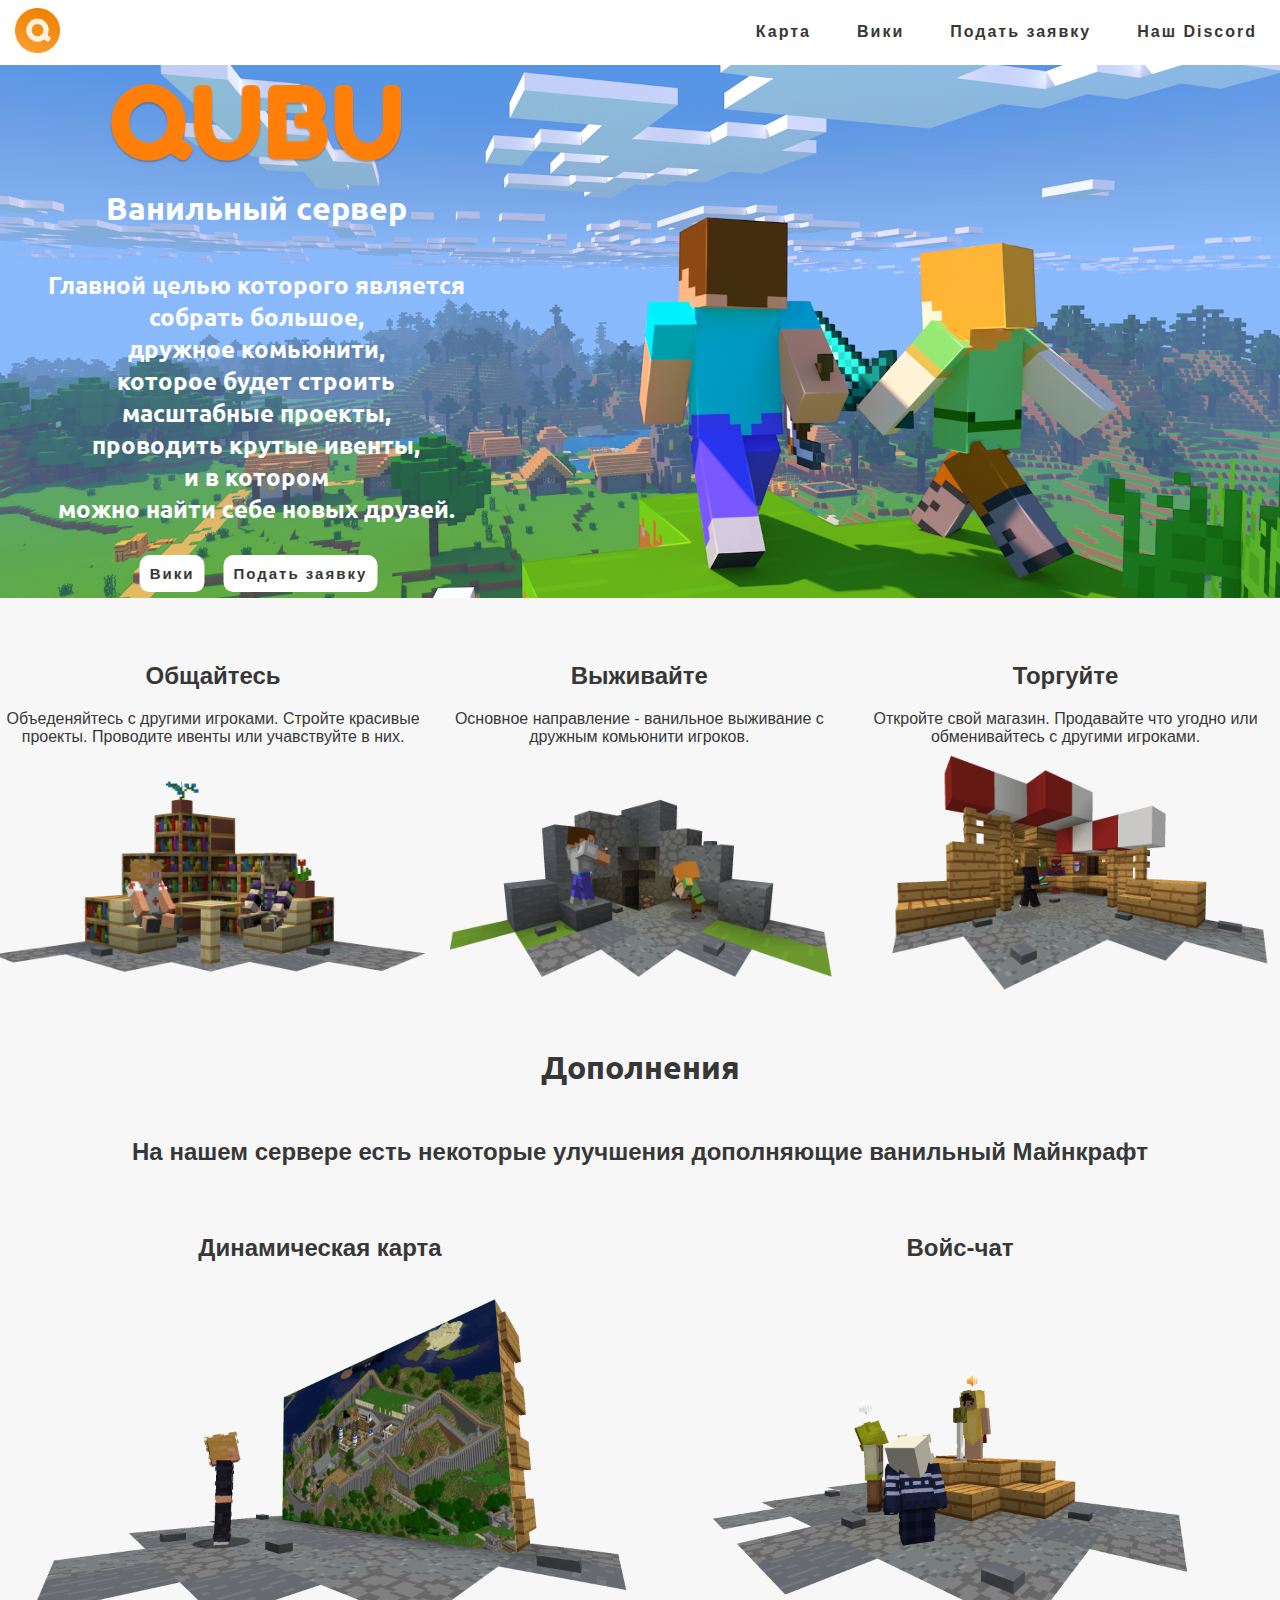
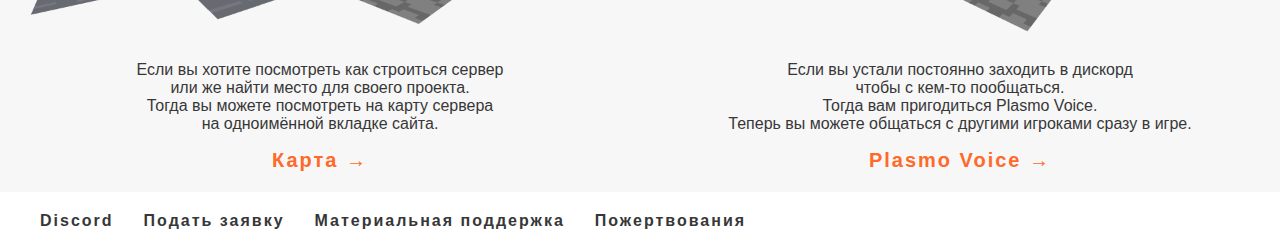
<file: index.html>
<!DOCTYPE HTML> 
<html> 
	<head> 
		<link rel="icon" href="/img/icon.png" type="image/x-icon">
		<link rel="stylesheet" href="lightstyle.css">
		<meta name="google-site-verification" content="5pjGcNV2wjqNR5GGm82TI2_M3TLc-fLYV3uO-wjm9WI" />
        <title>Qubu</title>
        <style>
            @import url('https://fonts.googleapis.com/css2?family=Fredoka+One&display=swap');
            @import url('https://fonts.googleapis.com/css2?family=Russo+One&display=swap');
        </style>
    </head>
    <body>
        <div class="container">
        <header>
            <nav id="menu">
                <a href = 'index.html'><img id ='logo' src="img/icon.png" width="45px" height="45px"></a>
                <li><a href = "#">Наш Discord</a></li>
                <li><a href = "#">Подать заявку</a></li>
                <li><a href = "wiki.html">Вики</a></li>
                <li><a href = "map.html">Карта</a></li>
            </nav>
        </header>
            <div>
            <main>
            <div class="cont">
                <center><img src="img/background_2%201.png" alt="background" style="width:100%";></center>
                <div class="center-left">
                    <img src="img/logo.png">
                    <h1 id='text'>Ванильный сервер</h1>
                    <h2 id='text'> Главной целью которого является <br>собрать большое,<br>дружное комьюнити, <br>которое будет строить<br>масштабные проекты,<br>проводить крутые ивенты,<br> и в котором<br> можно найти себе новых друзей.</h2>
                    <a id='wiki_b' href="wiki.html">Вики</a>
                    <a id='request_b' href="#">Подать заявку</a>
                </div>
            </div>
            <div class="container2">
                <div id='content'>
                    <div id='content-text'>
                        <h2>Общайтесь</h2>
                        <p>Объеденяйтесь с другими игроками. Стройте красивые проекты. Проводите ивенты     или учавствуйте в них.</p>
                    </div>
                    <div id='content-img'>
                        <img src="img/25.png" height="65%" width="100%">
                    </div>
                </div> 
                <div id='content'>
                    <div id='content-text'>
                        <h2>Выживайте</h2>
                        <p>Основное направление - ванильное выживание с дружным комьюнити игроков. </p>
                    </div>
                    <div id='content-img'>
                        <img src="img/38.png" height="65%" width="100%">
                    </div>
                </div>
                <div id='content'>
                    <div id='content-text'>
                        <h2>Торгуйте</h2>
                        <p>Откройте свой магазин. Продавайте что угодно или обменивайтесь с другими игроками.</p>
                    </div>
                    <div id='content-img'>
                        <img src="img/1.png" height="65%" width="100%">
                    </div>
                </div>
            </div>
                <div id='possibilities'>
                    <h1>Дополнения</h1>
                    <h2><br> На нашем сервере есть некоторые улучшения дополняющие ванильный Майнкрафт<br><br> </h2>
                    <div id='possibilities_cont'>
                        <div id='map'>
                            <h2>Динамическая карта</h2>
                            <img src="img/235814.png" height="40%">
                            <p>Если вы хотите посмотреть как строиться сервер<br> или же найти место для своего проекта. <br>Тогда вы можете посмотреть на карту сервера<br> на одноимённой вкладке сайта.</p>
                            <a id='map_button' href="map.html">Карта →</a>
                        </div>
                        <div id='voice'>
                            <h2>Войс-чат</h2>
                            <img src="img/116.png" height="70%" width="90%">
                            <p>Если вы устали постоянно заходить в дискорд<br> чтобы с кем-то пообщаться. <br>Тогда вам пригодиться Plasmo Voice.<br> Теперь вы можете общаться с другими игроками сразу в игре.</p>
                            <a id='voice_button' href="https://modrinth.com/mod/plasmo-voice">Plasmo Voice →</a>
                        </div>
                    </div>
            </div>
            </main>
        <footer>
            <a href="#">Discord</a>
            <a href = "#">Подать заявку</a>
            <a href="#">Материальная поддержка</a>
            <a href="#">Пожертвования</a>
		</footer>
        </div>
        </div>
    </body>
</html>
</file>
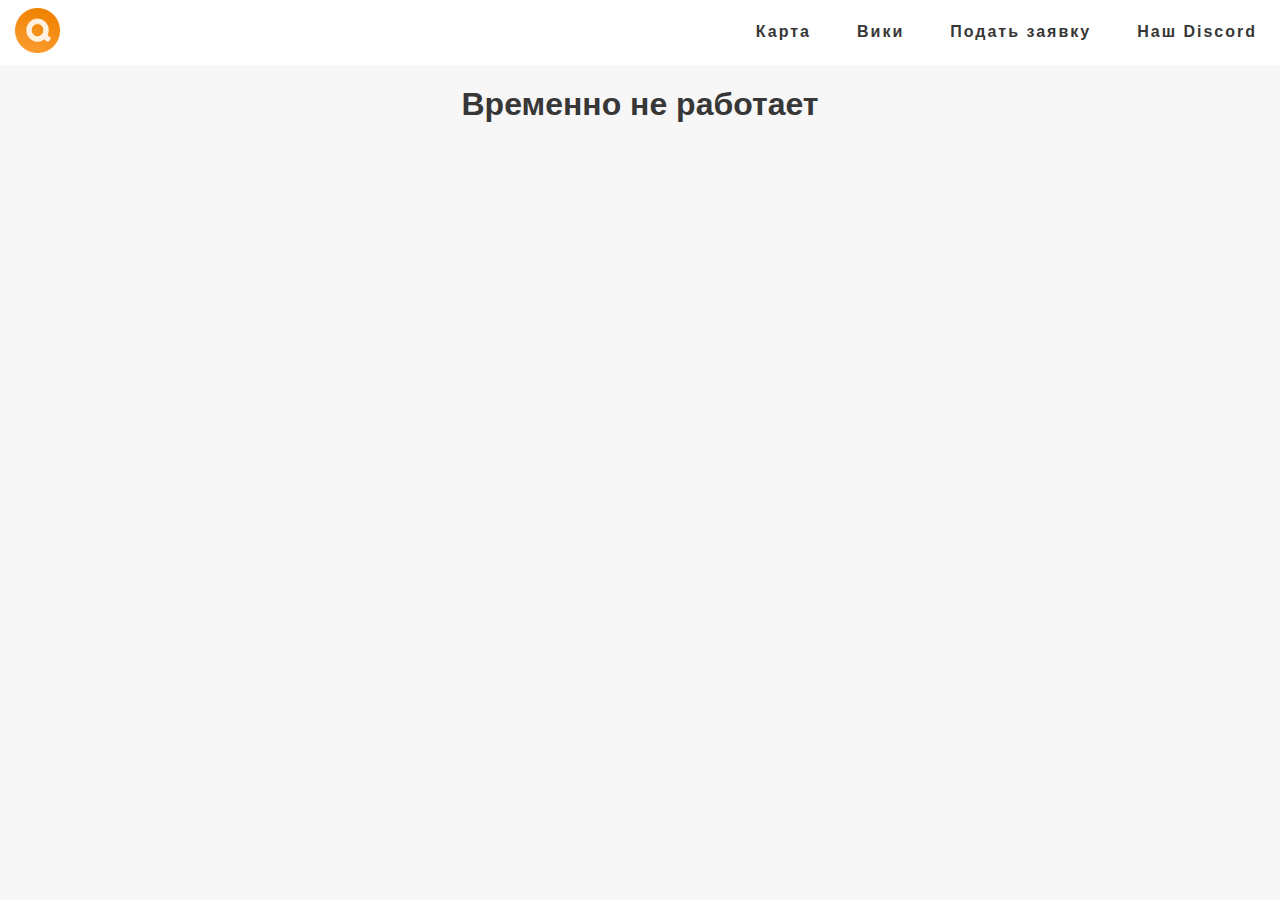
<file: map.html>
<!DOCTYPE HTML> 
<html> 
	<head> 
		<link rel="icon" href="/img/icon.png" type="image/x-icon">
		<link rel="stylesheet" href="lightstyle.css">
        <title>Qubu</title>
        <style>
            @import url('https://fonts.googleapis.com/css2?family=Fredoka+One&display=swap');
            @import url('https://fonts.googleapis.com/css2?family=Russo+One&display=swap');
        </style>
    </head>
    <body>
        <div>
        <header>
            <nav id="menu">
                <a href = 'index.html'><img id ='logo' src="img/icon.png" width="45px" height="45px"></a>
                <li><a href = "#">Наш Discord</a></li>
                <li><a href = "#">Подать заявку</a></li>
                <li><a href = "wiki.html">Вики</a></li>
                <li id='m-button'><a href = "map.html">Карта</a></li>
            </nav>
        </header>
        </div>
        <main>
            <center><h1>Временно не работает</h1></center>
        </main>
    </body>
</html>
</file>
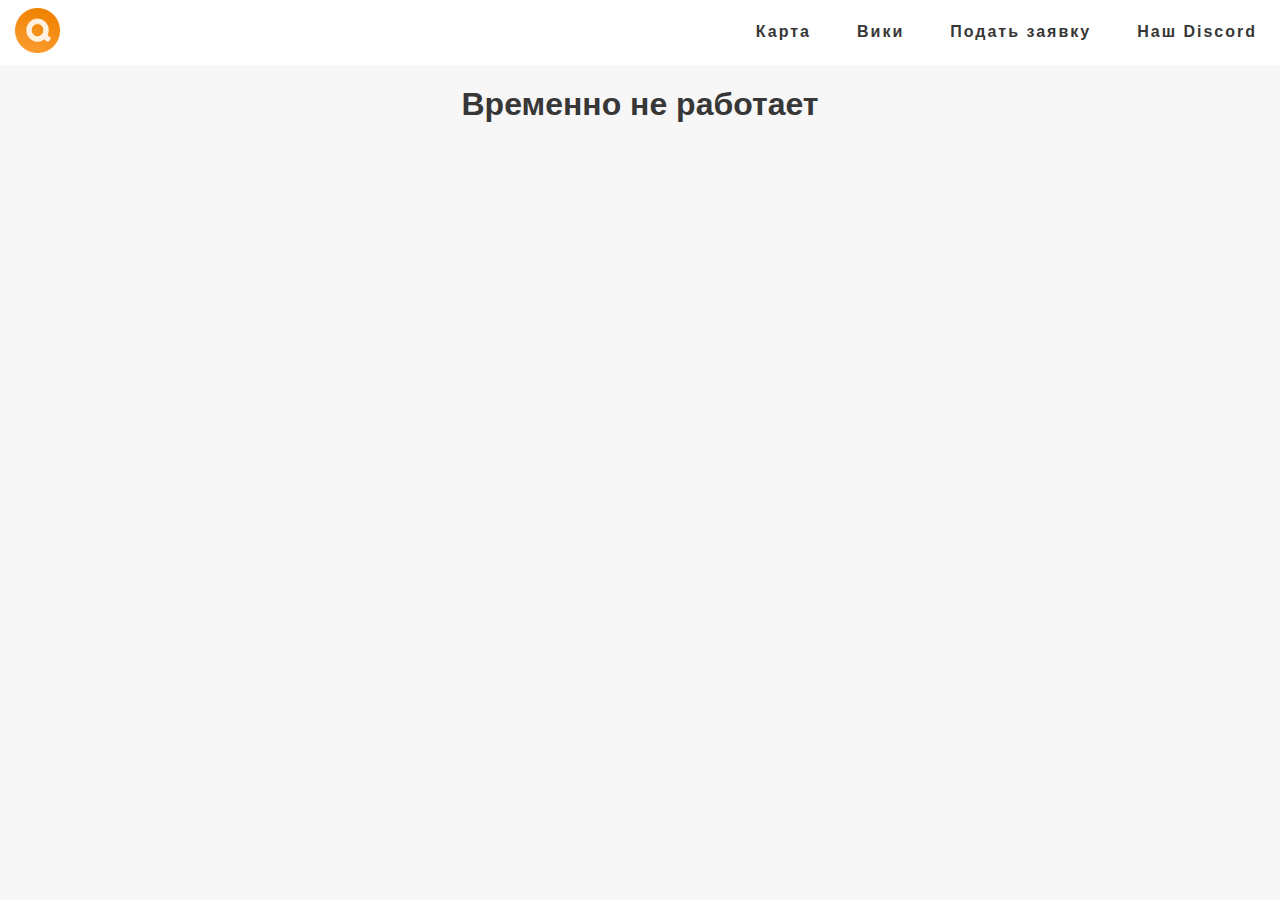
<file: wiki.html>
<!DOCTYPE HTML> 
<html> 
	<head> 
		<link rel="icon" href="/img/icon.png" type="image/x-icon">
		<link rel="stylesheet" href="lightstyle.css">
        <title>Qubu</title>
        <style>
            @import url('https://fonts.googleapis.com/css2?family=Fredoka+One&display=swap');
            @import url('https://fonts.googleapis.com/css2?family=Russo+One&display=swap');
        </style>
    </head>
    <body>
        <div>
        <header>
            <nav id="menu">
                <a href = 'index.html'><img id ='logo' src="img/icon.png" width="45px" height="45px"></a>
                <li><a href = "#">Наш Discord</a></li>
                <li><a href = "#">Подать заявку</a></li>
                <li id='w-button'><a href = "wiki.html">Вики</a></li>
                <li><a href = "map.html">Карта</a></li>
            </nav>
        </header>
        </div>
        <main>
            <center><h1>Временно не работает</h1></center>
        </main>
    </body>
</html>
</file>
<file: lightstyle.css>
@import url('https://fonts.googleapis.com/css2?family=Fredoka+One&display=swap');
@import url('https://fonts.googleapis.com/css2?family=Ubuntu&display=swap');

body {
    background-color: #f7f7f7;
    margin: 0px;
    align-items: center;
    max-width: 100%;
    display: block;
}
main {
    height: auto;
    display: block;
}

header {
    background-color: white;
    width: 100%;
    margin: 0px;
}

h1,h2,p {
    font-family: 'Barlow Semi Condensed', sans-serif;
    color: #373737;
}

#logo {
    height: 45px;
    width: 45px;
    margin: 8px 15px;
}

#menu {
    display: block;
    width: 100%;
    margin: 0px;
}

#menu li {
    color: #373737;
	display: block;
	margin: 18px; 25px 0px 15px;
	padding: 5px;
	width: auto;
	height: auto;
	list-style: none;
    position: relative;
	float: right;
}

a {
  font-family: 'Barlow Semi Condensed', sans-serif;
  font-weight: 700;
  letter-spacing: 2px;
  color: #373737;
  text-decoration: none;
}

}

.conteiner {
    background-color: whitesmoke;
}

#text {
    font-family: 'Ubuntu', sans-serif;
    margin:0px 0px 40px 0px;
    color: white;
}

.cont {
    position: relative;
    text-align: center;
    color: white;
}

.center-left {
    position: absolute;
    top: 50%;
    left: 20%;
    transform: translate(-50%, -50%);
    
}

.center-left img {
    width: 40%;
    margin-bottom: 20px;
    }

.center-top {
    position: absolute;
    top: 15%;
    left: 50.5%;
    transform: translate(-50%, -50%);
}

.container2 {
    display: flex;
    text-align: center;
}

#content {
    margin: 40px 0px 0px 0px;
    width: 33.3%;
}

#content-text {
    height: 25%;
}

#content-img {
    height: auto;
}

#wiki_b {
    font-family: 'Barlow Semi Condensed', sans-serif;
    font-size: 15px;
    color: #373737;
    background: white;
    border-radius: 10px;
    width: auto;
    height: auto;
    margin: 40px 10px;
    padding: 10px; 
}

#request_b {
    font-family: 'Barlow Semi Condensed', sans-serif;
    font-size: 15px;
    color: #373737;
    background-color: white;
    border-radius: 10px;
    width: auto;
    height: auto;
    margin: 5px;
    padding: 10px; 
}
#possibilities {
    width: 100%;
    height: auto;
    margin-top: -5px;
    margin-bottom: 20px;
    padding-top: 25px;
    align-content: center;
    text-align: center;
}

#possibilities h1 {
    font-family: 'Ubuntu', sans-serif;
    color: #373737; 
}

#possibilities_cont {
    display: flex;
    width: 100%;
}

#map {
    width: 50%;
}

#map img {
    border-radius: 35px;
    height: auto;
    width: 100%;
}

#map_button {
    font-family: 'Barlow Semi Condensed', sans-serif;
    font-size: 20px;
    color: #ff692a;
    width: auto;
    height: auto;
    margin-top: 15px;
}

#voice {
    width: 50%;
}

#voice_button {
    font-family: 'Barlow Semi Condensed', sans-serif;
    font-size: 20px;
    color: #ff692a;
    width: auto;
    height: auto;
    margin-top: 15px;
}

#voice img {
    border-radius: 35px;
    height: auto;
    width: 100%;
}


footer {
    display: flex;
    padding: 10px;
    background-color: white;
}

footer a{
    margin: 10px 0px 10px 30px;
}



@media (max-width: 1500px) {
    .container {
        width: auto;
    }
}

@media (max-width: 1200px) {
    .container {
        width: auto;
    }
}

@media (max-width: 1199px) {
    .container {
        width: auto;
    }
}

@media (max-width: 991px) {
    .container {
        width: auto;
    }
}

@media (max-width: 767px) {
    .container {
        width: auto;
    }
}

@media (max-width: 575px) {
    .container {
        width: auto;
    }
}
</file>
